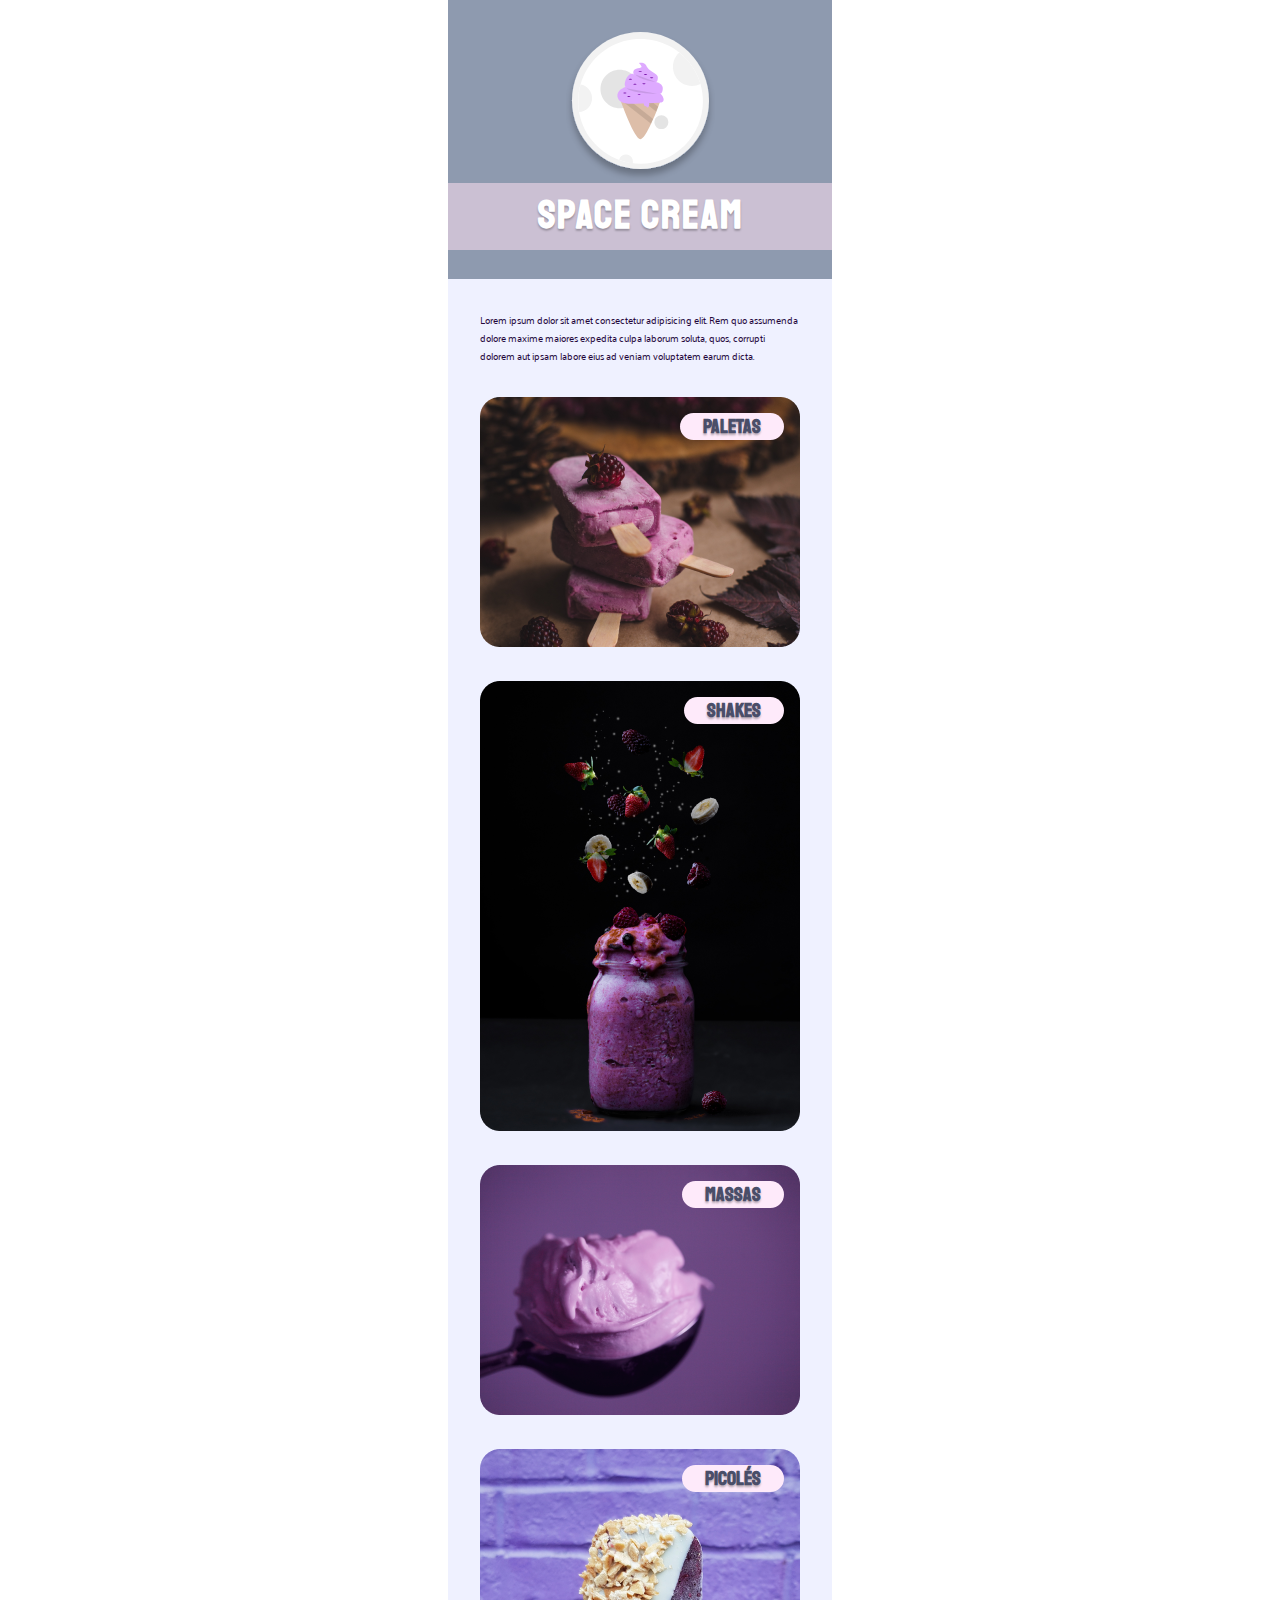
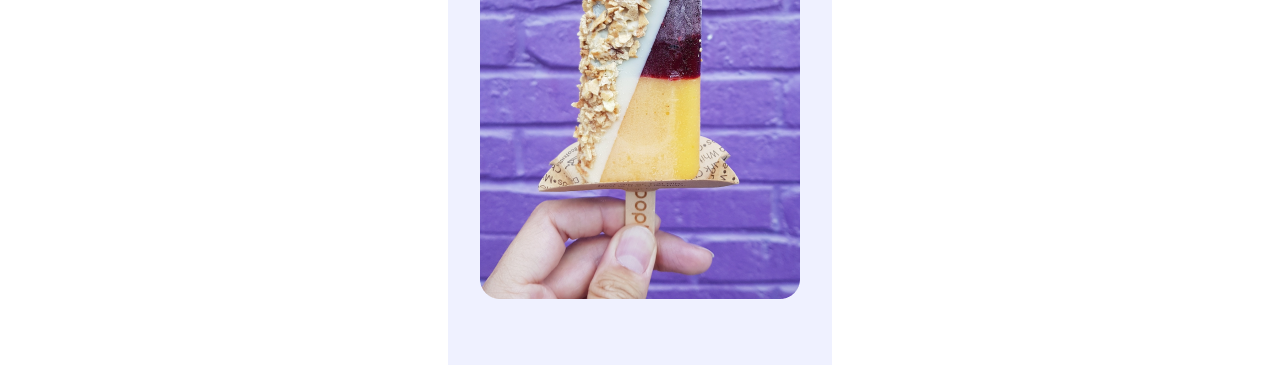
<file: SpaceCream (RS)/index.html>
<!DOCTYPE html>
<html lang="pt-br">
<head>
    <link rel="preconnect" href="https://fonts.googleapis.com">
    <link rel="preconnect" href="https://fonts.gstatic.com" crossorigin>
    <link href="https://fonts.googleapis.com/css2?family=Palanquin&family=Staatliches&display=swap" rel="stylesheet">
    <meta charset="UTF-8">
    <meta name="viewport" content="width=device-width, initial-scale=1.0">
    <title>SpaceCream</title>
    <link rel="stylesheet" href="style.css">
</head>
<body>
    <div class="page">

        <header>
            <div class="preenchimento" >
                <img src="imagens/logo.svg" alt="logo">
                <div class="titulo">
                    <h1>Space Cream</h1>
                </div>
            </div>
    
        </header>
        <main>
            <p>Lorem ipsum dolor sit amet consectetur adipisicing elit. Rem quo assumenda dolore maxime 
                maiores expedita culpa laborum soluta, quos, 
                corrupti dolorem aut ipsam labore eius ad veniam voluptatem earum dicta.</p>
            
            <div class="card">
                <h1>Paletas</h1>
                <img src="imagens/sorvete1.png" alt="Paleta">
            </div>
            <div class="card" >
                <h1>Shakes</h1>
                <img src="imagens/sorvete2.png" alt="Milkshake">
            </div>
            <div class="card">
                <h1>Massas</h1>
                <img src="imagens/sorvete3.png" alt="Massas">
            </div>
            <div class="card">
                <h1>Picolés</h1>
                <img src="imagens/sorvete4.png" alt="Picolés">
            </div>
        </main>
    </div>
</body>
</html>
</file>
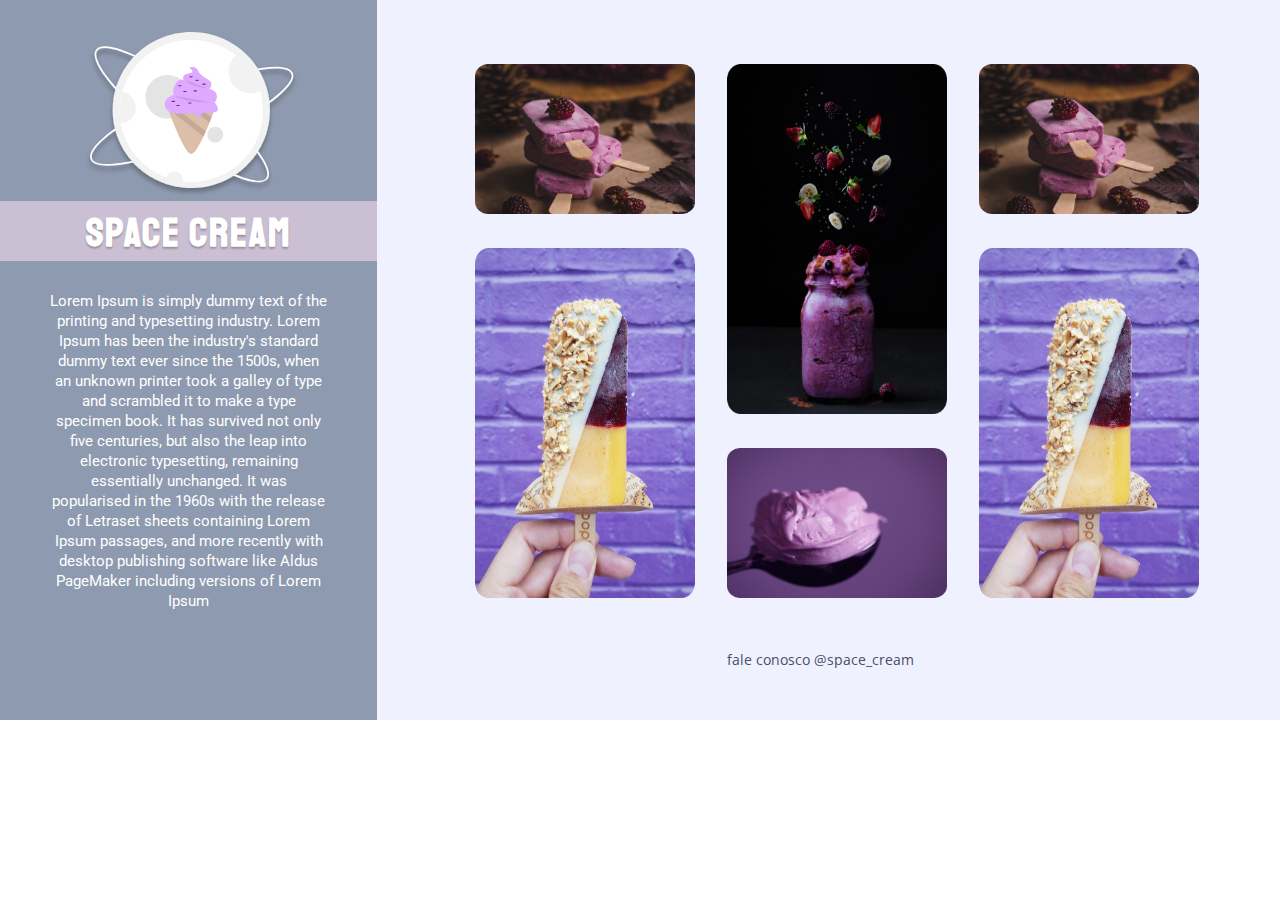
<file: SpaceCreamDesktopRS/index.html>
<!DOCTYPE html>
<html lang="pt-br">
<head>
    <link rel="preconnect" href="https://fonts.googleapis.com">
    <link rel="preconnect" href="https://fonts.gstatic.com" crossorigin>
    <link href="https://fonts.googleapis.com/css2?family=Open+Sans:wght@700&family=Roboto&family=Staatliches&display=swap" rel="stylesheet">    
    <meta charset="UTF-8">
    <meta name="viewport" content="width=device-width, initial-scale=1.0">
    <title>SpaceCream</title>
    <link rel="stylesheet" href="style.css">
</head>
<body>
    <div class="page">

        <header>
            <div class="preenchimento" >
                <img src="imagens/logo 1.svg" alt="logo">
                <div class="titulo">
                    <h1>Space Cream</h1>
                </div>
            </div>
            <p>Lorem Ipsum is simply dummy text of the printing and typesetting industry. Lorem Ipsum has been the industry's standard dummy text ever since the 1500s, when an unknown printer took a galley of type and scrambled it to make a type specimen book. It has survived not only five centuries, but also the leap into electronic typesetting, remaining essentially unchanged. It was popularised in the 1960s with the release of Letraset sheets containing Lorem Ipsum passages,
                and more recently with desktop publishing software like Aldus PageMaker including versions of Lorem Ipsum</p>
                
            </header>
        <main>
                
                
            <div class="card">
                <img src="imagens/sorvete1.png" alt="Paleta" height="150px" width="220px">
            </div>
            <div class="card">
                <img src="imagens/sorvete1.png" alt="Paleta" height="150px" width="220px">
            </div>
            <div class="card" >
                <img src="imagens/sorvete2.png" alt="Milkshake" height="350px" width="220px">
            </div>
            <div class="card">   
                <img src="imagens/sorvete3.png" alt="Massas" height="150px" width="220px">
                <p> fale conosco <a href="#">@space_cream</a></p> 
            </div>
            <div class="card">
                <img src="imagens/sorvete4.png" alt="Picolés" height="350px" width="220px">
            </div>
            <div class="card">
                <img src="imagens/sorvete4.png" alt="Picolés" height="350px" width="220px">
            </div>
        </main>
        
            
    </div>
</body>
</html>
</file>
<file: SpaceCream (RS)/style.css>
*{
    margin: 0;
    padding: 0;
    
}
header h1{
    
    color: white;
    letter-spacing: 2px;
    font-style: normal;
    font-size: 4rem;
    text-shadow: 0px 2px 2px rgba(0, 0, 0, 0.25);
    line-height: 3.4rem;
    background-color: #CBC0D3;
    width: 100%;
    height: 4.9rem; 
    padding-top: 1.5rem;
    padding-bottom: 3px;

    
}
:root{
    font-size: 62.5%;
}

.page{
    max-width: 38.4rem;
    margin: 0 auto;
    background-color: #EFF1FF;
}    
header{
    
    background-color: #8E9AAF;
    text-align: center;
    height: 27.9rem;
}
main{
    padding: 3.2rem;
    
    
}
header img{
    margin-top: 3.2rem;
}
h1{
    font-family: 'Staatliches', cursive;
    color: #4A4E69;
}
p{
    font-family: 'Palanquin', sans-serif;
    color: #23053A;
    font-style: normal;
    margin-bottom: 3.2rem;
}
.card {
 position: relative;
 margin-bottom: 3.2rem;
}
.card h1{
    font-style: normal;
    position: absolute;
    top: 1.6rem;
    right: 1.6rem;
    border-radius: 2rem;
    background-color: #FEEAFA;
    font-size: 2rem;
    padding: 1px 2.3rem;
    text-shadow: 0px 2px 2px rgba(0, 0, 0, 0.25);
    animation-name: topdown;
    animation-duration: 300ms;
    
}
.card:hover{
    transform: scale(1.05);
    transition-property: transform;
    transition-duration: 200ms;
    transition-timing-function: ease;
    opacity: 90%;

}
.card img{
    animation-name: topup;
    animation-duration: 700ms;
}

@keyframes topdown {
    0% {
        opacity: 0.9;
        transform: translateY(-15px);
    }
    
    
    100%{
        opacity: 1;
        transform: translateY(0);
    }
}
@keyframes topup {
    0%{
        opacity: 0;
        transform: translateY(+25px);
    }
    100%{
        opacity: 1;
        transform: translateY(0);
    }
}
</file>
<file: SpaceCreamDesktopRS/style.css>
*{
    margin: 0;
    padding: 0;
    box-sizing: border-box;
}
header h1{
    
    color: white;
    letter-spacing: 2px;
    font-style: normal;
    font-size: 4rem;
    text-shadow: 0px 2px 2px rgba(0, 0, 0, 0.25);
    line-height: 3.4rem;
    background-color: #CBC0D3;
    width: 100%;
    height: 6rem; 
    padding-top: 1.5rem;
    padding-bottom: 3px;

    
}
:root{
    font-size: 62.5%;
}

.page{
    max-width: 128rem;
    height: 72rem;
    margin: 0 auto;
    background-color: #EFF1FF;
    display: flex;
    justify-content: space-between;
}
    
header{
    
    background-color: #8E9AAF;
    text-align: center;
    height: 72rem;
    width: 37.7rem;
}
main{
    display: grid;
    padding-top: 6.4rem;
    padding-right: 8.1rem;
    padding-left: 8.1rem;
    padding-bottom: 12.4rem;
    grid-template-areas:
    "A B C"
    "D B E"
    "D F E";
    gap: 3.2rem;
}
main div:nth-child(1){
    grid-area: A;
}
main div:nth-child(3){
    grid-area: B;
}
main div:nth-child(2){
    grid-area: C;
}
main div:nth-child(5){
    grid-area: D;
}
main div:nth-child(6){
    grid-area: E;
}
main div:nth-child(4){
   grid-area: F;
}

header img{
    margin-top: 3.2rem;
}
h1{
    font-family: 'Staatliches', cursive;
    color: #4A4E69;
}
Header p{
    font-family: 'Roboto', sans-serif;
    color: white;
    padding-left: 5rem;
    padding-right: 5rem;
    font-style: normal;
    margin-top: 3.0rem;
    font-size: 1.5rem;
    line-height: 2rem;
}
.card {
 position: relative;

}

.card:hover{
    transform: scale(1.05);
    transition-property: transform;
    transition-duration: 200ms;
    transition-timing-function: ease;
    opacity: 90%;

}
.card img{
    animation-name: topup;
    animation-duration: 700ms;
    
}
.card p{
    margin-top: 5rem;
    font-family: 'Open Sans', sans-serif;
    text-decoration: none;
    color: #4A4E69;
    font-size: 1.4rem;
       
}
.card a{
    
    text-decoration: none;
    color:#4A4E69 ;
}
</file>
